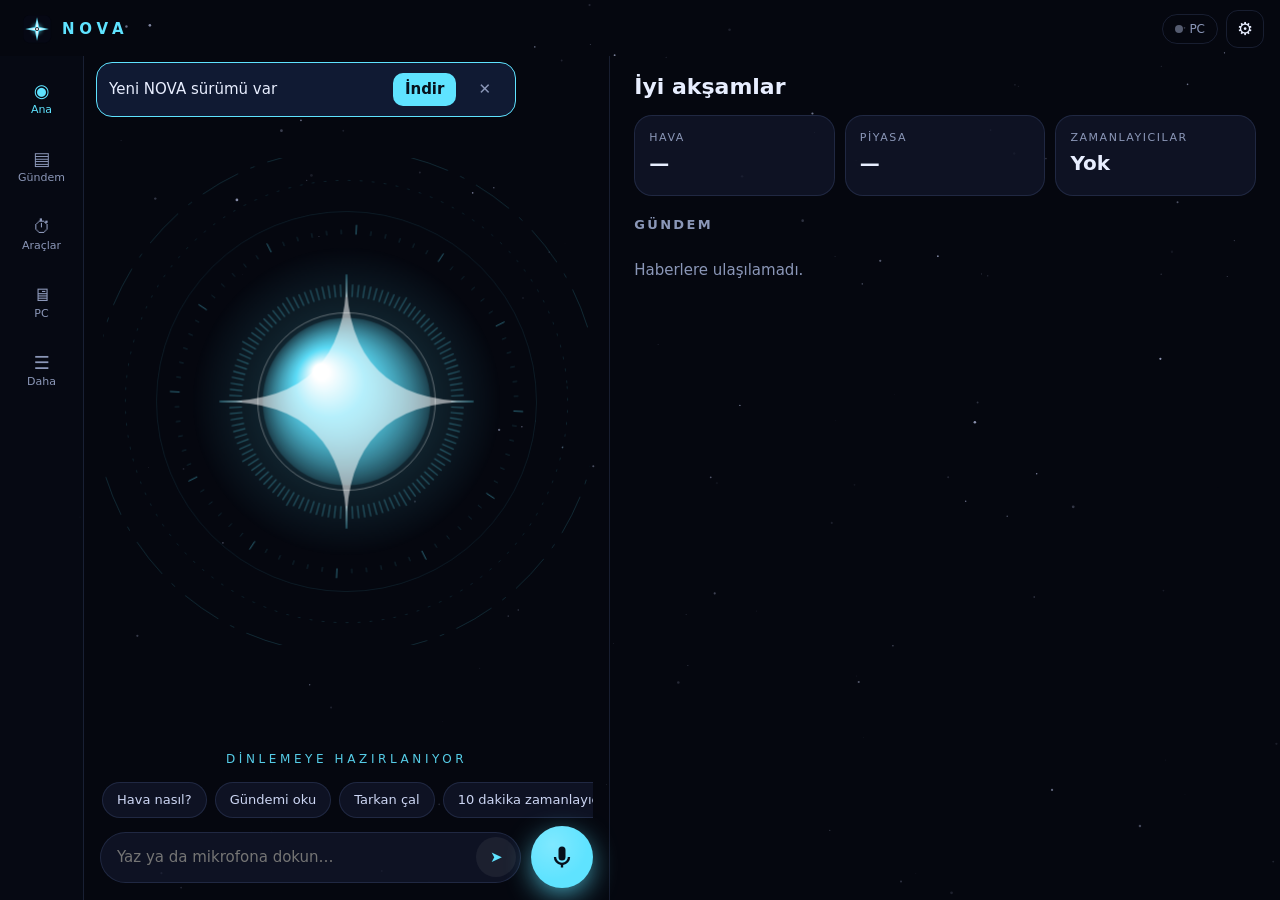
<file: android/app/src/main/assets/www/index.html>
<!doctype html>
<html lang="tr">
<head>
<meta charset="utf-8">
<meta name="viewport" content="width=device-width, initial-scale=1, viewport-fit=cover, user-scalable=no">
<meta name="theme-color" content="#05070f">
<title>NOVA</title>
<link rel="stylesheet" href="style.css">
</head>
<body data-chip="nova" data-view="home">
<canvas id="sky"></canvas>

<header class="top">
  <button class="brand" id="brandBtn" aria-label="Çipler"><img src="img/nova.png" alt=""><b id="brandName">NOVA</b></button>
  <div class="top-r">
    <button class="pill" id="pcPill" title="Bilgisayar"><i></i><span>PC</span></button>
    <button class="icon" data-go="settings" aria-label="Ayarlar">⚙</button>
  </div>
</header>

<main class="layout">
  <!-- SOL: çekirdek (telefonda ana ekran, tablette hep görünür) -->
  <section class="stage" id="stage">
    <div class="core-wrap"><canvas id="core"></canvas></div>
    <div class="state" id="stateText">Dokun ve konuş</div>
    <div class="caption" id="caption"></div>
    <div class="partial" id="partial"></div>
    <div class="suggest" id="suggest">
      <button>Hava nasıl?</button><button>Gündemi oku</button><button>Tarkan çal</button>
      <button>10 dakika zamanlayıcı</button><button>Dolar kaç?</button><button>Deprem var mı?</button>
    </div>
    <div class="dock">
      <form class="ask" id="askForm" autocomplete="off">
        <input id="askInput" placeholder="Yaz ya da mikrofona dokun…" enterkeyhint="send">
        <button class="send" aria-label="Gönder">➤</button>
      </form>
      <button class="mic" id="micBtn" aria-label="Konuş"><svg viewBox="0 0 24 24"><path d="M12 15a3 3 0 0 0 3-3V6a3 3 0 0 0-6 0v6a3 3 0 0 0 3 3zm5-3a5 5 0 0 1-10 0H5a7 7 0 0 0 6 6.92V21h2v-2.08A7 7 0 0 0 19 12z"/></svg></button>
    </div>
  </section>

  <!-- SAĞ: paneller -->
  <section class="panels" id="panels">
    <!-- BUGÜN (tablet ana ekran) -->
    <div class="view" data-view="today">
      <h2 id="hello">Merhaba</h2>
      <div class="cards">
        <div class="card" id="wxCard"><small>Hava</small><b id="wxNow">—</b><span id="wxSub"></span></div>
        <div class="card" id="fxCard"><small>Piyasa</small><b id="fxNow">—</b><span id="fxSub"></span></div>
        <div class="card" id="tmCard"><small>Zamanlayıcılar</small><b id="tmNow">Yok</b><span></span></div>
      </div>
      <h3>Gündem</h3>
      <ul class="news" id="todayNews"></ul>
    </div>

    <!-- GÜNDEM -->
    <div class="view" data-view="news">
      <div class="tabs" id="newsTabs">
        <button data-c="gundem" class="on">Gündem</button><button data-c="sondakika">Son dakika</button>
        <button data-c="dunya">Dünya</button><button data-c="ekonomi">Ekonomi</button>
        <button data-c="spor">Spor</button><button data-c="teknoloji">Teknoloji</button>
      </div>
      <ul class="news" id="newsList"><li class="empty">Yükleniyor…</li></ul>
      <button class="ghost wide" id="newsRead">🔊 Başlıkları oku</button>
    </div>

    <!-- ARAÇLAR -->
    <div class="view" data-view="tools">
      <h3>Zamanlayıcılar</h3>
      <div class="row quick" id="tmQuick"><button data-m="1">1 dk</button><button data-m="5">5 dk</button><button data-m="10">10 dk</button><button data-m="25">25 dk</button><button data-m="60">1 sa</button></div>
      <ul class="list" id="timerList"></ul>
      <h3>Notlar</h3>
      <form class="ask small" id="noteForm"><input id="noteInput" placeholder="Not yaz…"><button class="send">＋</button></form>
      <ul class="list" id="noteList"></ul>
    </div>

    <!-- BİLGİSAYAR -->
    <div class="view" data-view="pc">
      <div class="pc-status" id="pcStatus"><b>Bilgisayar bağlı değil</b><span>Bilgisayardaki NOVA'da <b>Telefon</b> menüsünü aç ve QR kodu okut.</span></div>
      <div class="scan" id="scanBox" hidden><video id="scanVideo" playsinline muted></video><canvas id="scanCanvas" hidden></canvas><div class="frame"></div></div>
      <div class="row"><button class="primary" id="scanBtn">📷 QR kodu okut</button><button class="ghost" id="pcPaste">Bağlantıyı yapıştır</button></div>
      <div class="pc-tools" id="pcTools" hidden>
        <h3>Bilgisayara komut</h3>
        <form class="ask small" id="pcForm"><input id="pcInput" placeholder="örn. Spotify'ı aç, Ahmet'e WhatsApp'tan merhaba yaz"><button class="send">➤</button></form>
        <div class="row wrap">
          <button class="ghost" data-pc="sesi kıs">🔉 Ses −</button><button class="ghost" data-pc="sesi aç">🔊 Ses +</button>
          <button class="ghost" data-pc="sonraki şarkı">⏭ Sonraki</button><button class="ghost" data-pc="müziği durdur">⏯ Durdur</button>
          <button class="ghost" data-pc="ekran görüntüsü al">🖼 Ekran görüntüsü</button><button class="ghost" id="pcClipOut">📋 Panoya gönder</button>
          <button class="ghost" id="pcClipIn">📥 PC panosunu al</button><button class="ghost" id="pcForget">✕ Bağlantıyı kaldır</button>
        </div>
        <h3>Bilgisayardaki konuşma</h3>
        <ul class="feed" id="pcFeed"></ul>
      </div>
    </div>

    <!-- CANLI TV -->
    <div class="view" data-view="tv"><div class="tvgrid" id="tvGrid"></div></div>

    <!-- ÇİPLER -->
    <div class="view" data-view="chips"><div class="chipgrid" id="chipGrid"></div></div>

    <!-- AYARLAR -->
    <div class="view" data-view="settings">
      <form class="form" id="setForm" autocomplete="off">
        <h3>Yapay zekâ</h3>
        <label>Gemini API anahtarı<input name="gemini_key" type="password" placeholder="aistudio.google.com/apikey"></label>
        <label>Model<input name="gemini_model" placeholder="gemini-flash-latest"></label>
        <h3>Sen</h3>
        <label>Adın<input name="user_name" placeholder="Samet"></label>
        <label>Şehrin (hava, namaz vakti)<input name="city" placeholder="İstanbul"></label>
        <h3>Ses</h3>
        <label class="sw"><input type="checkbox" name="handsfree"><span>Sürekli dinle (dokunmadan konuş)</span></label>
        <label class="sw"><input type="checkbox" name="show_caption"><span>Yanıtları ekranda yazı olarak göster</span></label>
        <label class="sw"><input type="checkbox" name="keep_awake"><span>NOVA açıkken ekran kapanmasın</span></label>
        <label class="sw"><input type="checkbox" name="pc_first"><span>Bilgisayar bağlıyken komutları bilgisayarda çalıştır</span></label>
        <button class="primary">Kaydet</button>
      </form>
      <div class="row"><button class="ghost" id="updBtn">⟳ Güncellemeleri denetle</button><button class="ghost" data-go="about">Hakkında</button></div>
      <p class="note" id="verText"></p>
    </div>

    <!-- HAKKINDA -->
    <div class="view" data-view="about">
      <div class="about">
        <img class="avatar" src="img/samet.jpg" alt="Samet Şahin">
        <h2>Samet Şahin</h2>
        <p>NOVA'yı tasarlayan ve geliştiren</p>
        <div class="socials">
          <button data-url="https://www.instagram.com/xsametsahinx/">Instagram<br><small>@xsametsahinx</small></button>
          <button data-url="https://www.tiktok.com/@xsametsahinx">TikTok<br><small>@xsametsahinx</small></button>
          <button data-url="https://www.youtube.com/@xsametsahinx">YouTube<br><small>@xsametsahinx</small></button>
          <button data-url="https://github.com/pepsicosamet-arch">GitHub<br><small>pepsicosamet-arch</small></button>
        </div>
        <p class="note" id="aboutVer"></p>
      </div>
    </div>
  </section>
</main>

<nav class="bottom" id="nav">
  <button data-go="home" class="on"><span>◉</span>Ana</button>
  <button data-go="news"><span>▤</span>Gündem</button>
  <button data-go="tools"><span>⏱</span>Araçlar</button>
  <button data-go="pc"><span>🖥</span>PC</button>
  <button data-go="more"><span>☰</span>Daha</button>
</nav>

<div class="sheet" id="moreSheet" hidden>
  <div class="sheet-in">
    <button data-go="chips">✦<span>Çipler</span></button>
    <button data-go="tv">📺<span>Canlı TV</span></button>
    <button data-go="settings">⚙<span>Ayarlar</span></button>
    <button data-go="about">ⓘ<span>Hakkında</span></button>
  </div>
</div>

<div class="banner" id="updBanner" hidden><span>Yeni NOVA sürümü var</span><button id="updGo">İndir</button><button id="updX">✕</button></div>
<div class="toast" id="toast"></div>

<script src="jsQR.js"></script>
<script src="app.js"></script>
</body>
</html>
</file>
<file: android/app/src/main/assets/www/style.css>
:root{--acc:#5fe3ff;--bg:#05070f;--card:rgba(18,24,44,.72);--line:rgba(140,170,255,.14);--txt:#e8eeff;--mut:#8b97b8;
  --safe-t:env(safe-area-inset-top,0px);--safe-b:env(safe-area-inset-bottom,0px);--nav:64px}
body[data-chip=atlas]{--acc:#ffc35c}
body[data-chip=lyra]{--acc:#ff8ac0}
body[data-chip=kronos]{--acc:#ff4d4d}
*{box-sizing:border-box;-webkit-tap-highlight-color:transparent}
html,body{margin:0;height:100%;background:var(--bg);color:var(--txt);font:15px/1.4 system-ui,-apple-system,"Segoe UI",Roboto,sans-serif;overflow:hidden;user-select:none}
button{font:inherit;color:inherit;background:none;border:0;cursor:pointer}
input,select{font:inherit;color:var(--txt);background:rgba(255,255,255,.05);border:1px solid var(--line);border-radius:12px;padding:12px 14px;width:100%;outline:none;user-select:text}
input:focus,select:focus{border-color:var(--acc)}
select option{background:#101528}
#sky{position:fixed;inset:0;width:100%;height:100%;z-index:0}

/* üst çubuk */
.top{position:fixed;top:0;left:0;right:0;z-index:5;display:flex;align-items:center;justify-content:space-between;padding:calc(var(--safe-t) + 10px) 16px 8px}
.brand{display:flex;align-items:center;gap:10px}
.brand img{width:30px;height:30px;border-radius:9px}
.brand b{letter-spacing:.32em;font-weight:700;color:var(--acc);font-size:15px}
.top-r{display:flex;gap:8px;align-items:center}
.pill{display:flex;align-items:center;gap:6px;padding:6px 12px;border:1px solid var(--line);border-radius:99px;font-size:12px;color:var(--mut)}
.pill i{width:8px;height:8px;border-radius:50%;background:#555c70}
.pill.on{color:var(--txt)} .pill.on i{background:#3ddc84;box-shadow:0 0 8px #3ddc84}
.icon{width:38px;height:38px;border-radius:12px;border:1px solid var(--line);font-size:18px}

/* yerleşim: telefon */
.layout{position:fixed;left:0;right:0;top:calc(var(--safe-t) + 56px);bottom:calc(var(--nav) + var(--safe-b));z-index:2}
.stage{position:absolute;inset:0;display:flex;flex-direction:column;align-items:center;justify-content:flex-end;padding:0 16px 12px}
.core-wrap{flex:1;width:100%;display:flex;align-items:center;justify-content:center;min-height:0}
#core{width:min(92vw,52vh,520px);aspect-ratio:1;touch-action:manipulation}
.state{font-size:12px;letter-spacing:.3em;text-transform:uppercase;color:var(--acc);opacity:.9;margin:4px 0 6px;text-align:center}
.caption{max-width:640px;text-align:center;color:var(--txt);font-size:16px;min-height:0;max-height:22vh;overflow:auto;padding:0 6px;user-select:text}
.caption:empty,.partial:empty{display:none}
.partial{color:var(--mut);font-style:italic;text-align:center;margin-top:4px}
.suggest{display:flex;gap:8px;overflow-x:auto;width:100%;padding:8px 2px;scrollbar-width:none}
.suggest::-webkit-scrollbar{display:none}
.suggest button{flex:none;padding:8px 14px;border:1px solid var(--line);border-radius:99px;background:var(--card);font-size:13px;color:#cdd6f4}
.dock{display:flex;gap:10px;align-items:center;width:100%;max-width:640px}
.ask{flex:1;display:flex;align-items:center;background:var(--card);border:1px solid var(--line);border-radius:99px;padding:4px 4px 4px 4px}
.ask input{border:0;background:none;padding:10px 12px}
.ask .send{width:40px;height:40px;border-radius:50%;background:rgba(255,255,255,.06);color:var(--acc);flex:none}
.ask.small{border-radius:14px;margin:6px 0}
.mic{width:62px;height:62px;border-radius:50%;flex:none;background:radial-gradient(circle at 35% 30%,#fff3,transparent 60%),var(--acc);box-shadow:0 0 0 0 var(--acc),0 8px 30px -6px var(--acc);display:grid;place-items:center;transition:transform .15s}
.mic svg{width:28px;height:28px;fill:#06101c}
.mic:active{transform:scale(.93)}
body.listening .mic{animation:pulse 1.2s infinite}
@keyframes pulse{0%{box-shadow:0 0 0 0 color-mix(in srgb,var(--acc) 60%,transparent)}100%{box-shadow:0 0 0 22px transparent}}

.panels{position:absolute;inset:0;overflow-y:auto;padding:4px 16px 24px;display:none;-webkit-overflow-scrolling:touch}
body:not([data-view=home]) .stage{display:none}
body:not([data-view=home]) .panels{display:block}
.view{display:none;max-width:760px;margin:0 auto}
body[data-view=news] .view[data-view=news],body[data-view=tools] .view[data-view=tools],body[data-view=ev] .view[data-view=ev],
body[data-view=pc] .view[data-view=pc],body[data-view=tv] .view[data-view=tv],body[data-view=chips] .view[data-view=chips],
body[data-view=settings] .view[data-view=settings],body[data-view=about] .view[data-view=about]{display:block;animation:in .25s ease}
@keyframes in{from{opacity:0;transform:translateY(8px)}to{opacity:1;transform:none}}
h2{font-size:22px;margin:8px 0 12px} h3{font-size:13px;letter-spacing:.18em;text-transform:uppercase;color:var(--mut);margin:20px 0 10px;font-weight:600} h4{margin:16px 0 8px;font-size:13px;color:var(--mut);font-weight:600}

/* alt menü */
.bottom{position:fixed;left:0;right:0;bottom:0;z-index:6;height:calc(var(--nav) + var(--safe-b));padding-bottom:var(--safe-b);display:flex;background:rgba(7,10,20,.92);backdrop-filter:blur(14px);border-top:1px solid var(--line)}
.bottom button{flex:1;display:flex;flex-direction:column;align-items:center;justify-content:center;gap:2px;font-size:11px;color:var(--mut)}
.bottom button span{font-size:18px;line-height:1}
.bottom button.on{color:var(--acc)}
.sheet{position:fixed;inset:0;z-index:9;background:rgba(0,0,0,.5);display:flex;align-items:flex-end}
.sheet[hidden]{display:none}
.sheet-in{width:100%;background:#0c1122;border-top:1px solid var(--line);border-radius:22px 22px 0 0;padding:18px 16px calc(var(--safe-b) + 18px);display:grid;grid-template-columns:repeat(4,1fr);gap:10px}
.sheet-in button{display:flex;flex-direction:column;align-items:center;gap:6px;padding:14px 4px;border-radius:16px;background:var(--card);border:1px solid var(--line);font-size:22px}
.sheet-in span{font-size:12px;color:var(--mut)}

/* ortak */
.row{display:flex;gap:10px;margin:10px 0}
.row.wrap{flex-wrap:wrap}
.primary{background:var(--acc);color:#06101c;font-weight:700;padding:12px 18px;border-radius:14px}
.ghost{border:1px solid var(--line);padding:10px 14px;border-radius:14px;background:var(--card)}
.wide{width:100%;margin-top:12px}
.note{color:var(--mut);font-size:13px}
.empty{color:var(--mut);list-style:none;padding:16px 0}
.form{display:flex;flex-direction:column;gap:10px}
.form label{display:flex;flex-direction:column;gap:6px;font-size:13px;color:var(--mut)}
.form label.sw{flex-direction:row;align-items:center;gap:12px;color:var(--txt);font-size:14px}
.sw input{width:22px;height:22px;accent-color:var(--acc);flex:none}
.cards{display:grid;grid-template-columns:repeat(3,1fr);gap:10px}
.card{background:var(--card);border:1px solid var(--line);border-radius:18px;padding:14px;display:flex;flex-direction:column;gap:4px}
.card small{color:var(--mut);font-size:11px;letter-spacing:.14em;text-transform:uppercase}
.card b{font-size:20px} .card span{font-size:12px;color:var(--mut)}

/* haberler */
.tabs{display:flex;gap:8px;overflow-x:auto;padding:4px 0 10px;scrollbar-width:none}
.tabs::-webkit-scrollbar{display:none}
.tabs button{flex:none;padding:8px 14px;border-radius:99px;border:1px solid var(--line);color:var(--mut);font-size:13px}
.tabs button.on{background:var(--acc);color:#06101c;border-color:transparent;font-weight:600}
.news{list-style:none;margin:0;padding:0;display:flex;flex-direction:column;gap:10px}
.news li.item{display:flex;gap:12px;background:var(--card);border:1px solid var(--line);border-radius:16px;padding:10px;align-items:center}
.news li.item img{width:92px;height:64px;object-fit:cover;border-radius:10px;flex:none;background:#111a30}
.news li.item b{font-size:14px;font-weight:600;display:-webkit-box;-webkit-line-clamp:3;-webkit-box-orient:vertical;overflow:hidden}
.news li.item small{display:block;color:var(--mut);font-size:11px;margin-top:4px}

/* listeler */
.list{list-style:none;margin:0;padding:0;display:flex;flex-direction:column;gap:8px}
.list li{display:flex;align-items:center;gap:10px;background:var(--card);border:1px solid var(--line);border-radius:14px;padding:12px 14px}
.list li span{flex:1;user-select:text} .list li b{font-variant-numeric:tabular-nums;color:var(--acc)}
.list li button{color:var(--mut);font-size:18px;padding:0 4px}
.quick button{flex:1;padding:10px 0;border-radius:12px;border:1px solid var(--line);background:var(--card)}

/* ev */
.vac{background:var(--card);border:1px solid var(--line);border-radius:22px;padding:16px}
.vac-head{display:flex;align-items:center;gap:12px}
.vac-ico{width:52px;height:52px;border-radius:16px;display:grid;place-items:center;font-size:28px;background:rgba(255,255,255,.05)}
.vac-head>div:nth-child(2){flex:1;display:flex;flex-direction:column}
.vac-head span{color:var(--mut);font-size:13px}
.bat{display:flex;align-items:center;gap:6px}
.bat i{width:34px;height:14px;border:1.5px solid var(--mut);border-radius:4px;padding:1.5px;display:block}
.bat s{display:block;height:100%;width:0;background:#3ddc84;border-radius:2px}
.grid4{display:grid;grid-template-columns:repeat(4,1fr);gap:8px;margin-top:14px}
.grid4 button{display:flex;flex-direction:column;align-items:center;gap:4px;padding:14px 4px;border-radius:16px;border:1px solid var(--line);font-size:20px}
.grid4 button span{font-size:12px;color:var(--mut)}
.grid4 .go{background:var(--acc);color:#06101c} .grid4 .go span{color:#06101c}
.seg{display:flex;border:1px solid var(--line);border-radius:12px;overflow:hidden}
.seg button{flex:1;padding:10px 0;font-size:13px;border-right:1px solid var(--line)}
.seg button:last-child{border:0}
.seg button.on{background:var(--acc);color:#06101c;font-weight:600}
.setup{margin-top:14px;background:var(--card);border:1px solid var(--line);border-radius:18px;padding:12px 14px}
.setup summary{cursor:pointer;font-weight:600}

/* pc */
.pc-status{background:var(--card);border:1px solid var(--line);border-radius:18px;padding:16px;display:flex;flex-direction:column;gap:4px}
.pc-status span{color:var(--mut);font-size:13px}
.pc-status.on{border-color:#3ddc8466}
.scan{position:relative;margin-top:12px;border-radius:18px;overflow:hidden;background:#000;aspect-ratio:1;max-width:420px}
.scan video{width:100%;height:100%;object-fit:cover}
.scan .frame{position:absolute;inset:18%;border:3px solid var(--acc);border-radius:18px;box-shadow:0 0 0 999px rgba(0,0,0,.35)}
.feed{list-style:none;padding:0;margin:0;display:flex;flex-direction:column;gap:6px}
.feed li{padding:8px 12px;border-radius:12px;background:var(--card);font-size:13px;user-select:text}
.feed li.me{align-self:flex-end;background:color-mix(in srgb,var(--acc) 22%,transparent)}

/* tv + çipler */
.tvgrid{display:grid;grid-template-columns:repeat(auto-fill,minmax(130px,1fr));gap:10px}
.tvgrid button{padding:18px 10px;border-radius:16px;border:1px solid var(--line);background:var(--card);font-weight:700;text-align:left;border-left:4px solid var(--c)}
.tvgrid small{display:block;color:var(--mut);font-weight:400;font-size:11px}
.tvgrid h3{grid-column:1/-1;margin:10px 0 0}
.chipgrid{display:grid;grid-template-columns:repeat(2,1fr);gap:12px}
.chip{border:1px solid var(--line);border-radius:20px;background:var(--card);padding:12px;display:flex;flex-direction:column;align-items:center;gap:6px;text-align:center}
.chip canvas{width:100%;aspect-ratio:1}
.chip b{letter-spacing:.24em;color:var(--cc)} .chip small{color:var(--mut);font-size:12px}
.chip.on{border-color:var(--cc);box-shadow:0 0 24px -8px var(--cc)}

/* hakkında */
.about{display:flex;flex-direction:column;align-items:center;text-align:center;padding-top:10px}
.avatar{width:132px;height:132px;border-radius:50%;object-fit:cover;border:3px solid var(--acc);box-shadow:0 0 40px -6px var(--acc)}
.about h2{margin:14px 0 2px}
.about p{margin:0;color:var(--mut)}
.socials{display:grid;grid-template-columns:repeat(2,1fr);gap:10px;width:100%;max-width:420px;margin:18px 0}
.socials button{padding:14px;border-radius:16px;border:1px solid var(--line);background:var(--card);font-weight:600}
.socials small{color:var(--mut);font-weight:400}

.banner{position:fixed;z-index:8;left:12px;right:12px;top:calc(var(--safe-t) + 62px);max-width:520px;margin:0 auto;display:flex;align-items:center;gap:10px;background:#101a33;border:1px solid var(--acc);border-radius:16px;padding:10px 12px}
.banner span{flex:1} .banner button{padding:6px 12px;border-radius:10px;background:var(--acc);color:#06101c;font-weight:700}
.banner button#updX{background:none;color:var(--mut)}
.toast{position:fixed;z-index:10;left:50%;bottom:calc(var(--nav) + var(--safe-b) + 90px);transform:translate(-50%,20px);background:#151d36;border:1px solid var(--line);padding:10px 16px;border-radius:14px;opacity:0;transition:.25s;pointer-events:none;max-width:86vw;text-align:center}
.toast.show{opacity:1;transform:translate(-50%,0)}

/* ===== TABLET (yatay ve geniş ekran): çekirdek solda sabit, paneller sağda ===== */
@media (min-width:880px){
  :root{--nav:0px}
  .bottom{top:calc(var(--safe-t) + 56px);bottom:0;right:auto;width:84px;height:auto;flex-direction:column;justify-content:flex-start;padding:12px 0;border-top:0;border-right:1px solid var(--line);gap:4px}
  .bottom button{flex:none;height:64px}
  .layout{left:84px;bottom:0;display:grid;grid-template-columns:minmax(360px,44%) 1fr}
  .stage,.panels{position:relative;inset:auto}
  .stage{display:flex!important;border-right:1px solid var(--line)}
  .panels{display:block!important;padding:8px 24px 24px}
  #core{width:min(38vw,58vh,560px)}
  body[data-view=home] .view[data-view=today]{display:block;animation:in .25s ease}
  .sheet{align-items:center;justify-content:center}
  .sheet-in{max-width:520px;border-radius:22px;border:1px solid var(--line)}
  .toast{bottom:40px}
  .chipgrid{grid-template-columns:repeat(4,1fr)}
}
@media (min-width:880px) and (max-height:520px){ .suggest{display:none} }
/* telefon yatay */
@media (max-width:879px) and (orientation:landscape){
  .stage{flex-direction:row;flex-wrap:wrap;align-items:center;justify-content:center;gap:0 16px}
  .core-wrap{flex:0 0 auto;height:100%} #core{width:min(84vh,46vw)}
  .suggest{display:none}
}
@media (max-width:420px){.cards{grid-template-columns:1fr 1fr}.cards .card:last-child{grid-column:1/-1}}

body:not([data-view=home]) .banner{display:none}
@media (min-width:880px){.banner{left:96px;right:auto;width:min(420px,40vw)}}
</file>
